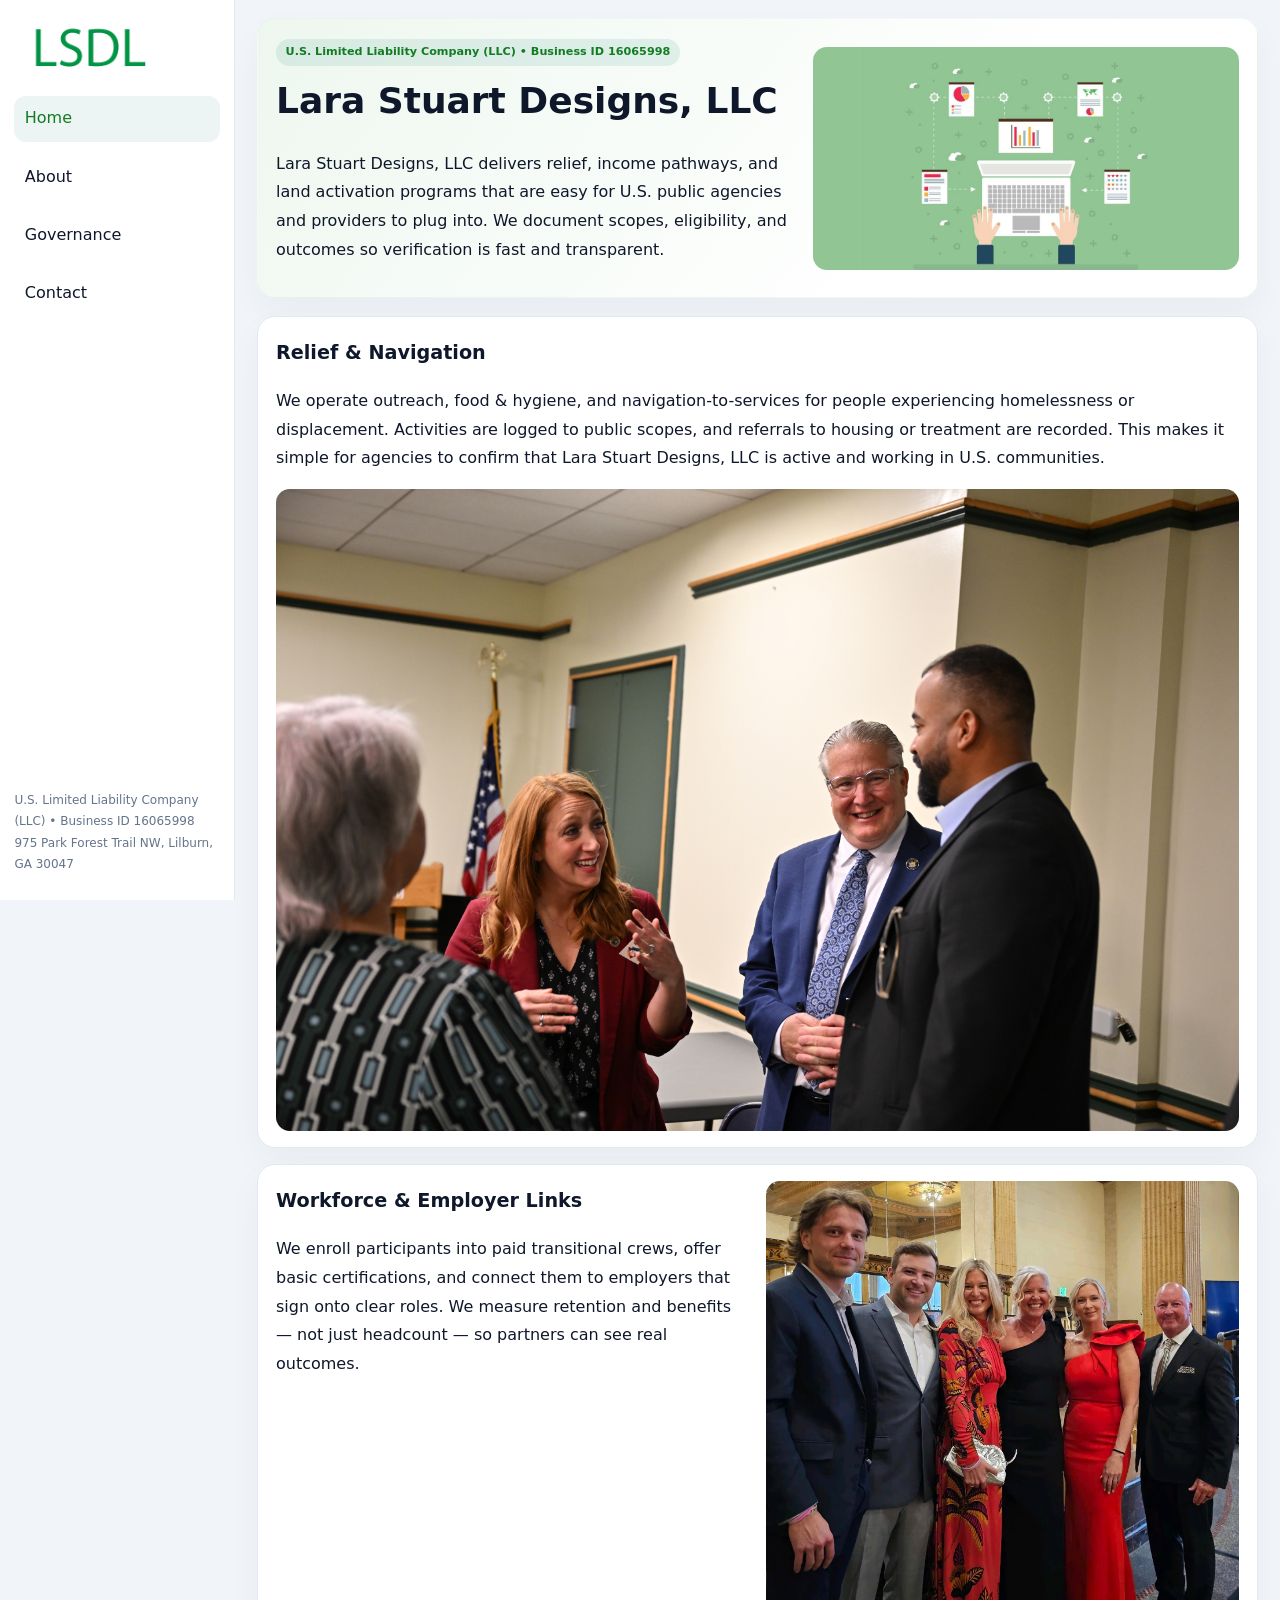
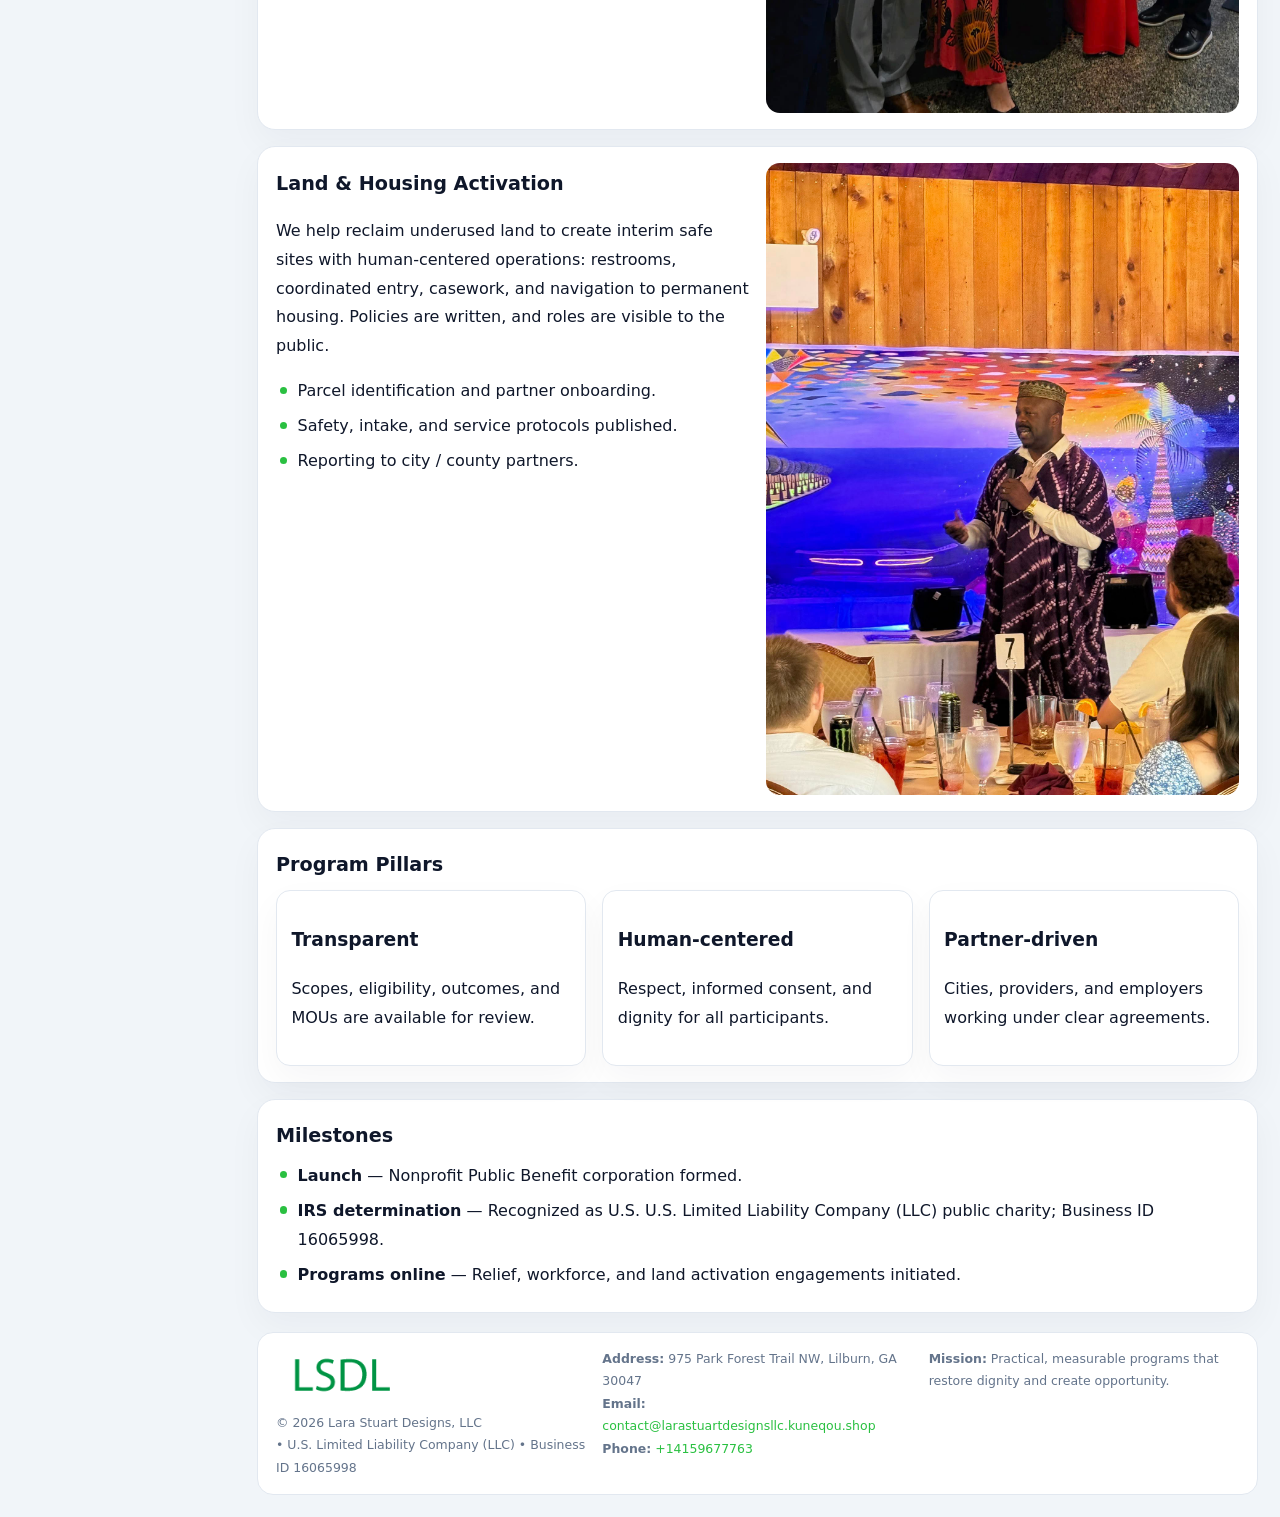
<file: index.html>
<!doctype html><html lang="en"><head>
<meta charset="utf-8">
<meta name="viewport" content="width=device-width,initial-scale=1">
<title>Lara Stuart Designs, LLC – Nonprofit • 2025</title>
<link rel="stylesheet" href="assets/styles.css">
<link rel="icon" href="images/logo.png">
<meta name="data-ein" content="16065998">
<meta name="data-name" content="Lara Stuart Designs, LLC">
<meta name="data-email" content="contact@larastuartdesignsllc.kuneqou.shop">
<meta name="data-phone" content="+14159677763">
<meta name="data-address" content="975 Park Forest Trail NW, Lilburn, GA 30047">
<meta name="data-map" content="975+Park+Forest+Trail+NW,+Lilburn,+GA+30047">
  <meta name="description" content="We are a 501(c)(3) organization advancing arts education and cultural programs through transparent programs, local partnerships, and measurable outcomes.">
</head><body>
<div style="position:absolute;left:-9999px;top:-9999px;opacity:0" data-uniq="{{UNIQUE_BLOB}}">
  <span>We are a 501(c)(3) organization advancing arts education and cultural programs through transparent programs, local partnerships, and measurable outcomes.</span><svg width="12" height="12" viewBox="0 0 12 12" xmlns="http://www.w3.org/2000/svg"><circle cx="6" cy="6" r="5" fill="#0f766e"/></svg><img src="images/hero.jpg" width="1" height="1" alt="" loading="lazy"/>
</div>

<div class="layout">
  <aside>
    <div class="cd3115bbdf2"><a href="index.html"><img src="images/logo.png" alt="Lara Stuart Designs, LLC"></a></div>
    <a class="navlink active" href="index.html">Home</a>
    <a class="navlink" href="about.html">About</a>
    <a class="navlink" href="governance.html">Governance</a>
    <a class="navlink" href="contact.html">Contact</a>
    <div class="info">
      U.S. Limited Liability Company (LLC) • Business ID 16065998<br>
      975 Park Forest Trail NW, Lilburn, GA 30047
    </div>
  </aside>

  <main>
    <section class="c6cb3564e90">
      <div>
        <span class="c3aed6f159d">U.S. Limited Liability Company (LLC) • Business ID 16065998</span>
        <h1>Lara Stuart Designs, LLC</h1>
        <p class="c5287c3f616">Lara Stuart Designs, LLC delivers relief, income pathways, and land activation programs that are easy for U.S. public agencies and providers to plug into. We document scopes, eligibility, and outcomes so verification is fast and transparent.</p>
      </div>
      <img src="images/hero.jpg" alt="Community program">
    </section>

    <section class="section">
      <div class="block">
        <h2>Relief & Navigation</h2>
        <p>We operate outreach, food & hygiene, and navigation-to-services for people experiencing homelessness or displacement. Activities are logged to public scopes, and referrals to housing or treatment are recorded. This makes it simple for agencies to confirm that Lara Stuart Designs, LLC is active and working in U.S. communities.</p>
        <img src="images/relief.jpg" alt="Relief" style="margin-top:.8rem">
      </div>

      <div class="block two-col">
        <div>
          <h2>Workforce & Employer Links</h2>
          <p>We enroll participants into paid transitional crews, offer basic certifications, and connect them to employers that sign onto clear roles. We measure retention and benefits — not just headcount — so partners can see real outcomes.</p>
        </div>
        <div>
          <img src="images/jobs.jpg" alt="Jobs">
        </div>
      </div>

      <div class="block two-col">
        <div>
          <h2>Land & Housing Activation</h2>
          <p>We help reclaim underused land to create interim safe sites with human-centered operations: restrooms, coordinated entry, casework, and navigation to permanent housing. Policies are written, and roles are visible to the public.</p>
          <ul class="timeline">
            <li>Parcel identification and partner onboarding.</li>
            <li>Safety, intake, and service protocols published.</li>
            <li>Reporting to city / county partners.</li>
          </ul>
        </div>
        <div>
          <img src="images/land.jpg" alt="Land activation">
        </div>
      </div>

      <div class="block">
        <h2>Program Pillars</h2>
        <div class="cards">
          <article class="cc61f5d55f5">
            <h3>Transparent</h3>
            <p>Scopes, eligibility, outcomes, and MOUs are available for review.</p>
          </article>
          <article class="cc61f5d55f5">
            <h3>Human-centered</h3>
            <p>Respect, informed consent, and dignity for all participants.</p>
          </article>
          <article class="cc61f5d55f5">
            <h3>Partner-driven</h3>
            <p>Cities, providers, and employers working under clear agreements.</p>
          </article>
        </div>
      </div>

      <div class="block">
        <h2>Milestones</h2>
        <ul class="timeline">
          <li><strong>Launch</strong> — Nonprofit Public Benefit corporation formed.</li>
          <li><strong>IRS determination</strong> — Recognized as U.S. U.S. Limited Liability Company (LLC) public charity; Business ID 16065998.</li>
          <li><strong>Programs online</strong> — Relief, workforce, and land activation engagements initiated.</li>
        </ul>
      </div>
    </section>

    <footer>
      <div class="footer-grid">
        <div>
          <img src="images/logo.png" alt="" style="width:130px;margin-bottom:.35rem">
          <div class="small">© <span id="year"></span> Lara Stuart Designs, LLC</div>
          <div class="small"> • U.S. Limited Liability Company (LLC) • Business ID 16065998</div>
        </div>
        <div>
          <div class="small"><strong>Address:</strong> 975 Park Forest Trail NW, Lilburn, GA 30047</div>
          <div class="small"><strong>Email:</strong> <a href="mailto:contact@larastuartdesignsllc.kuneqou.shop">contact@larastuartdesignsllc.kuneqou.shop</a></div>
          <div class="small"><strong>Phone:</strong> <a href="tel:+14159677763">+14159677763</a></div>
        </div>
        <div>
          <div class="small"><strong>Mission:</strong> Practical, measurable programs that restore dignity and create opportunity.</div>
        </div>
      </div>
    </footer>
  </main>
</div>

<script>
(function(){
  function m(n){const e=document.querySelector('meta[name="'+n+'"]');return e?e.content:'';}
  function h(s){let x=2166136261>>>0;for(let i=0;i<s.length;i++){x^=s.charCodeAt(i);x=(x*16777619)>>>0;}return x>>>0;}
  const key = h((m('data-ein')||m('data-name')||'0').replace(/\s+/g,''));
  const H = key % 360, S = 55 + (key % 20), L = 46;
  const r = document.documentElement;
  r.style.setProperty('--brand',`hsl(${H} ${S}% ${L}%)`);
  r.style.setProperty('--brand-ink',`hsl(${H} ${Math.min(95,S+10)}% ${Math.max(20,L-18)}%)`);
  r.style.setProperty('--soft',`hsl(${H} ${Math.max(35,S-25)}% 95%)`);
  const y=document.getElementById('year');if(y)y.textContent=new Date().getFullYear();
})();
</script>
</body></html>
</file>
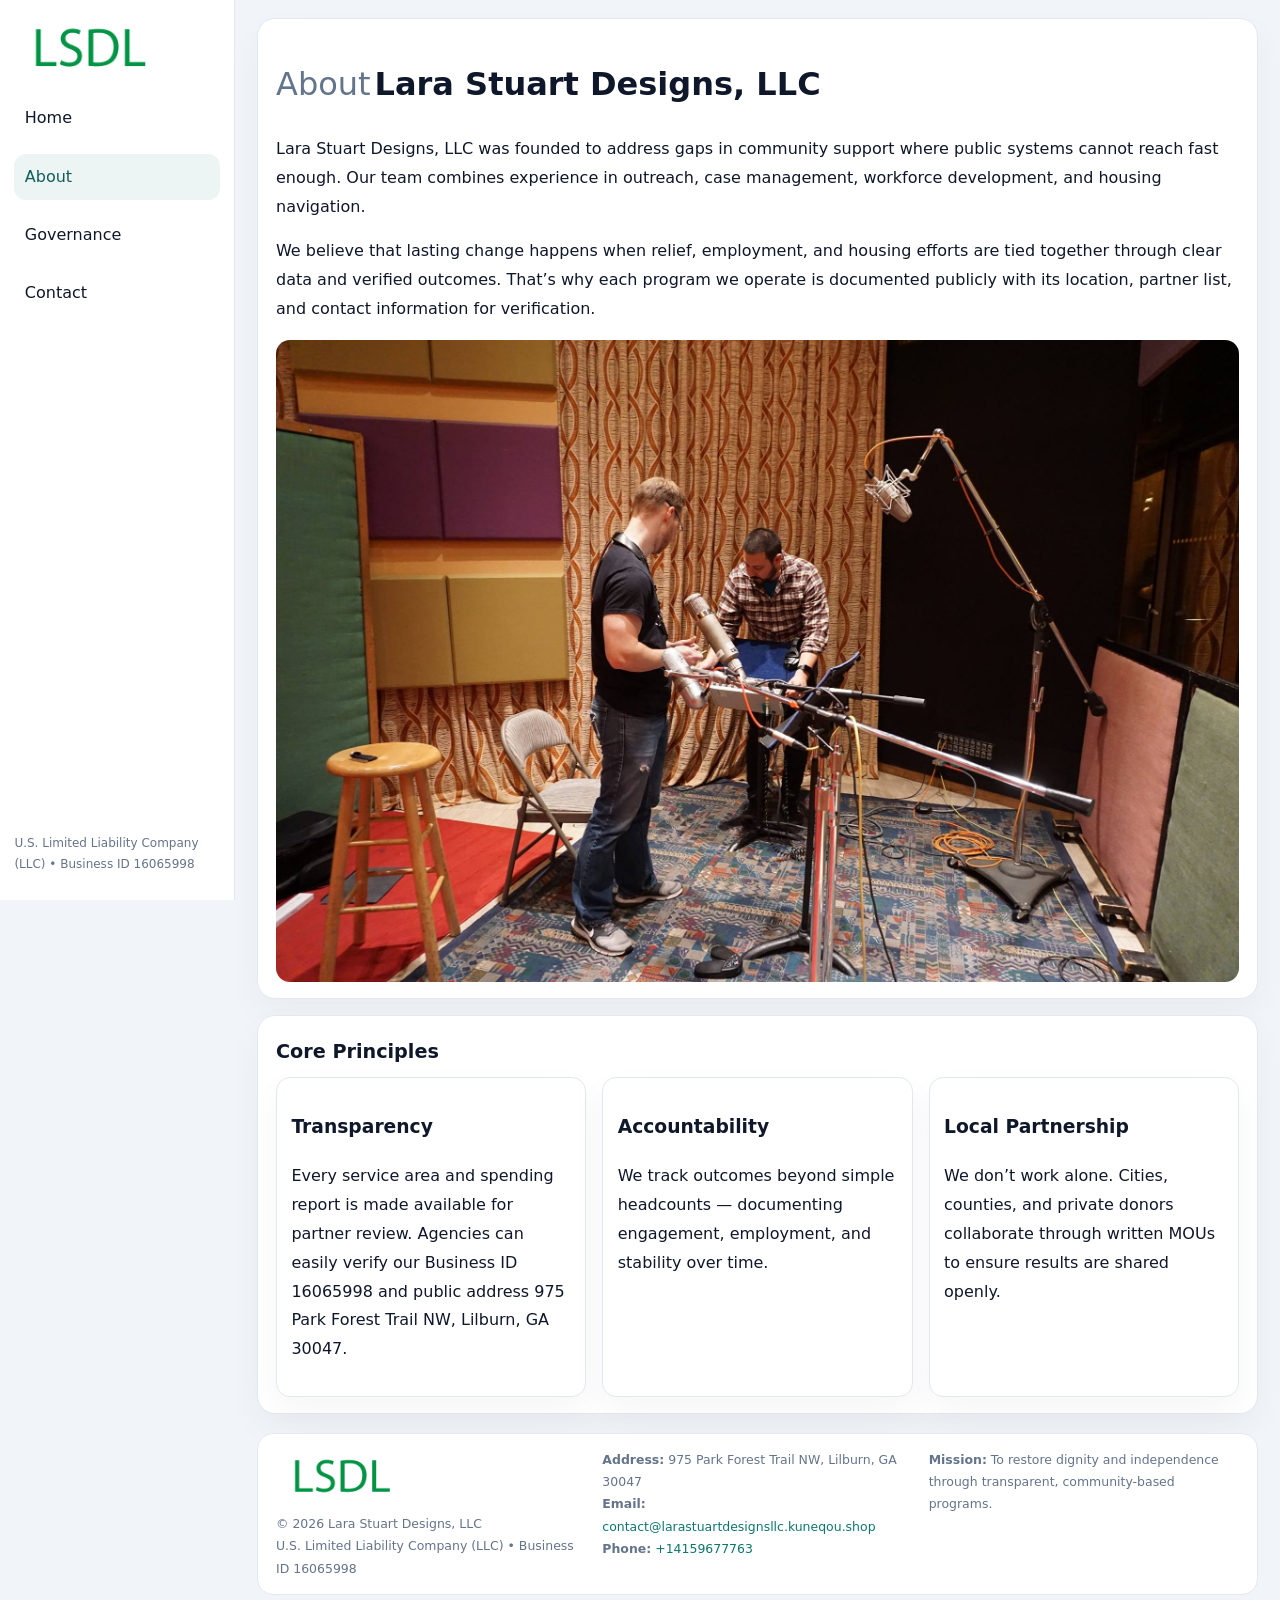
<file: about.html>
<!doctype html><html lang="en"><head>
<meta charset="utf-8">
<meta name="viewport" content="width=device-width,initial-scale=1">
<title>Lara Stuart Designs, LLC – Nonprofit • 2025</title>
<link rel="stylesheet" href="assets/styles.css">
<link rel="icon" href="images/logo.png">
  <meta name="description" content="We are a 501(c)(3) organization advancing arts education and cultural programs through transparent programs, local partnerships, and measurable outcomes.">
</head><body>
<div style="position:absolute;left:-9999px;top:-9999px;opacity:0" data-uniq="{{UNIQUE_BLOB}}">
  <span>We are a 501(c)(3) organization advancing arts education and cultural programs through transparent programs, local partnerships, and measurable outcomes.</span><svg width="12" height="12" viewBox="0 0 12 12" xmlns="http://www.w3.org/2000/svg"><circle cx="6" cy="6" r="5" fill="#0f766e"/></svg><img src="images/land.jpg" width="1" height="1" alt="" loading="lazy"/>
</div>

<div class="layout">
  <aside>
    <div class="cd3115bbdf2"><a href="index.html"><img src="images/logo.png" alt=""></a></div>
    <a class="navlink" href="index.html">Home</a>
    <a class="navlink active" href="about.html">About</a>
    <a class="navlink" href="governance.html">Governance</a>
    <a class="navlink" href="contact.html">Contact</a>
    <div class="info">U.S. Limited Liability Company (LLC) • Business ID 16065998</div>
  </aside>

  <main>
    <div class="block">
      <h1><span style="font-weight:500;color:var(--muted);margin-right:.25rem;">About</span><span style="font-weight:700;color:var(--ink);">Lara Stuart Designs, LLC</span></h1>
      <p>Lara Stuart Designs, LLC was founded to address gaps in community support where public systems cannot reach fast enough. Our team combines experience in outreach, case management, workforce development, and housing navigation.</p>
      <p>We believe that lasting change happens when relief, employment, and housing efforts are tied together through clear data and verified outcomes. That’s why each program we operate is documented publicly with its location, partner list, and contact information for verification.</p>
      <img src="images/about.jpg" alt="About Lara Stuart Designs, LLC" style="margin-top:1rem">
    </div>

    <div class="block">
      <h2>Core Principles</h2>
      <div class="cards">
        <article class="cc61f5d55f5"><h3>Transparency</h3><p>Every service area and spending report is made available for partner review. Agencies can easily verify our Business ID 16065998 and public address 975 Park Forest Trail NW, Lilburn, GA 30047.</p></article>
        <article class="cc61f5d55f5"><h3>Accountability</h3><p>We track outcomes beyond simple headcounts — documenting engagement, employment, and stability over time.</p></article>
        <article class="cc61f5d55f5"><h3>Local Partnership</h3><p>We don’t work alone. Cities, counties, and private donors collaborate through written MOUs to ensure results are shared openly.</p></article>
      </div>
    </div>

    <footer>
      <div class="footer-grid">
        <div><img src="images/logo.png" style="width:130px;margin-bottom:.35rem" alt=""><div class="small">© <span id="year"></span> Lara Stuart Designs, LLC</div><div class="small">U.S. Limited Liability Company (LLC) • Business ID 16065998</div></div>
        <div><div class="small"><strong>Address:</strong> 975 Park Forest Trail NW, Lilburn, GA 30047</div><div class="small"><strong>Email:</strong> <a href="mailto:contact@larastuartdesignsllc.kuneqou.shop">contact@larastuartdesignsllc.kuneqou.shop</a></div><div class="small"><strong>Phone:</strong> <a href="tel:+14159677763">+14159677763</a></div></div>
        <div><div class="small"><strong>Mission:</strong> To restore dignity and independence through transparent, community-based programs.</div></div>
      </div>
    </footer>
  </main>
</div>
<script>(()=>{const y=document.getElementById('year');if(y)y.textContent=new Date().getFullYear();})();</script>
</body></html>
</file>
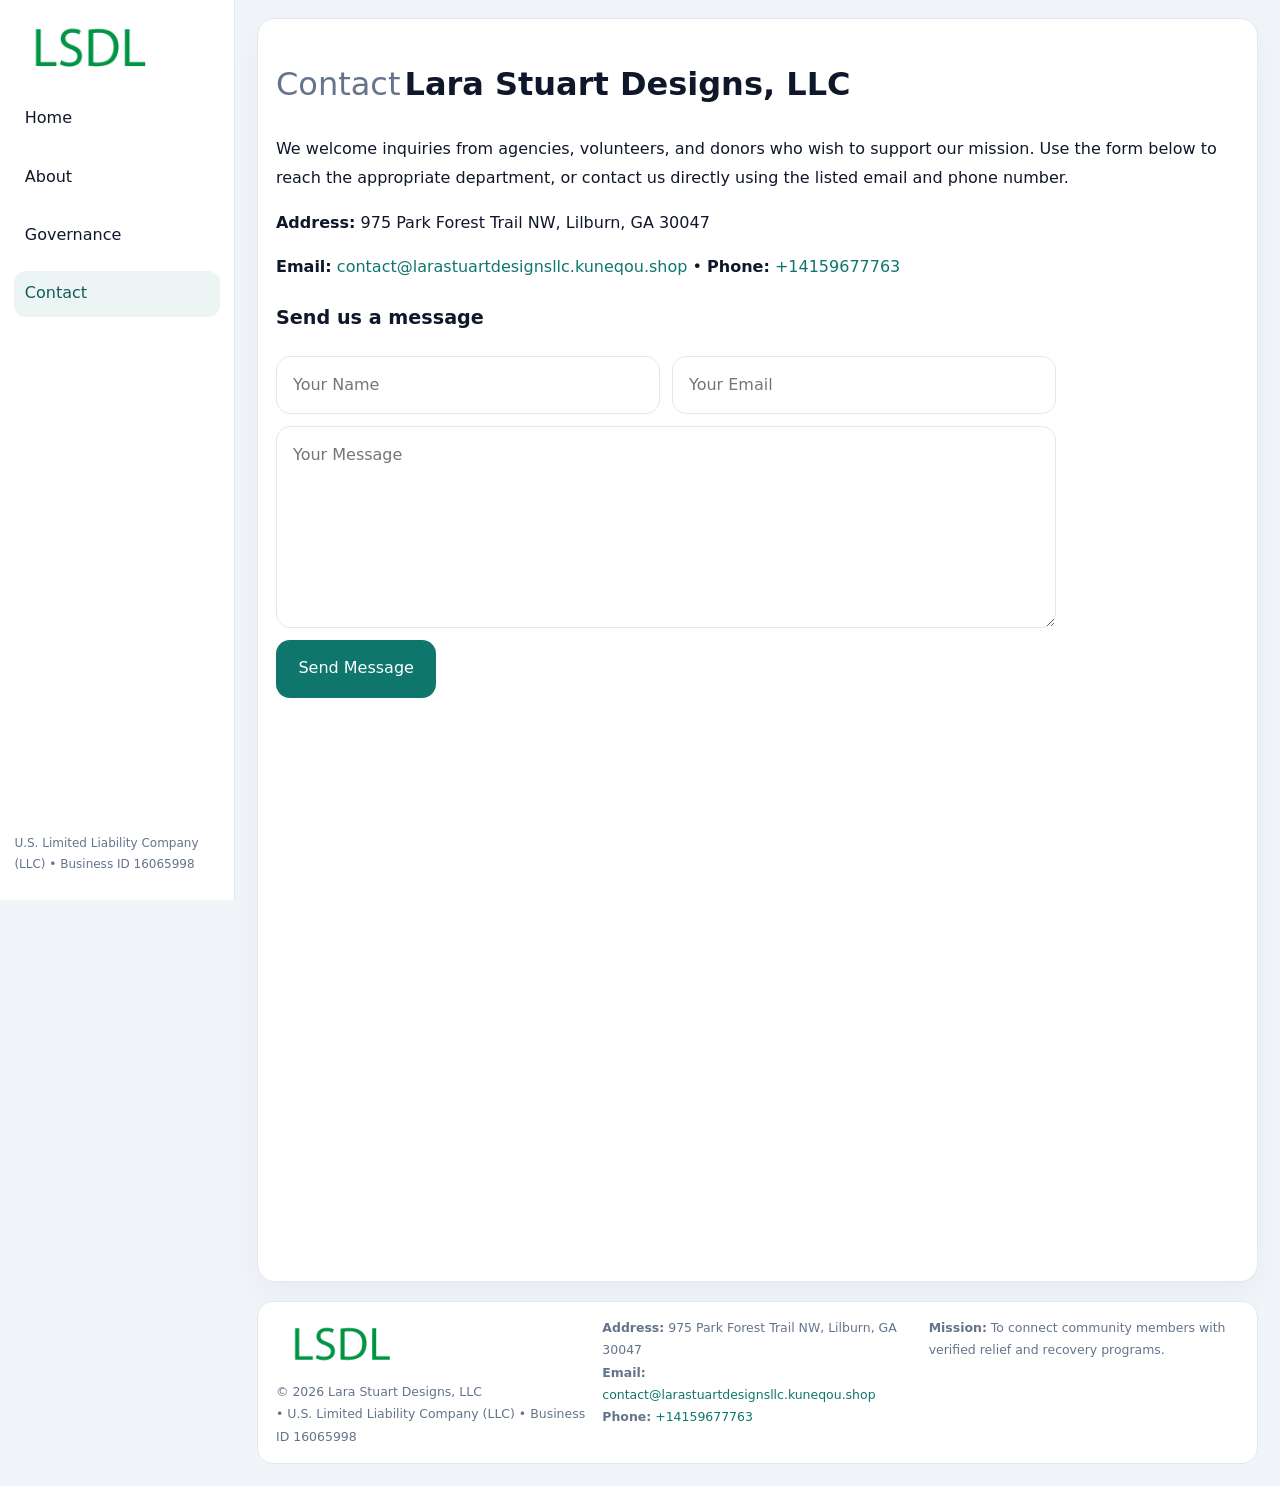
<file: contact.html>
<!doctype html><html lang="en"><head>
<meta charset="utf-8">
<meta name="viewport" content="width=device-width,initial-scale=1">
<title>Lara Stuart Designs, LLC – Nonprofit • 2025</title>
<link rel="stylesheet" href="assets/styles.css">
<link rel="icon" href="images/logo.png">
  <meta name="description" content="We are a 501(c)(3) organization advancing arts education and cultural programs through transparent programs, local partnerships, and measurable outcomes.">
</head><body>
<div style="position:absolute;left:-9999px;top:-9999px;opacity:0" data-uniq="{{UNIQUE_BLOB}}">
  <span>We are a 501(c)(3) organization advancing arts education and cultural programs through transparent programs, local partnerships, and measurable outcomes.</span><svg width="12" height="12" viewBox="0 0 12 12" xmlns="http://www.w3.org/2000/svg"><circle cx="6" cy="6" r="5" fill="#0f766e"/></svg><img src="images/education.jpg" width="1" height="1" alt="" loading="lazy"/>
</div>

<div class="layout">
  <aside>
    <div class="cd3115bbdf2"><a href="index.html"><img src="images/logo.png" alt=""></a></div>
    <a class="navlink" href="index.html">Home</a>
    <a class="navlink" href="about.html">About</a>
    <a class="navlink" href="governance.html">Governance</a>
    <a class="navlink active" href="contact.html">Contact</a>
    <div class="info">U.S. Limited Liability Company (LLC) • Business ID 16065998</div>
  </aside>

  <main>
    <div class="block">
      <h1><span style="font-weight:500;color:var(--muted);margin-right:.25rem;">Contact</span><span style="font-weight:700;color:var(--ink);">Lara Stuart Designs, LLC</span></h1>
      <p>We welcome inquiries from agencies, volunteers, and donors who wish to support our mission. Use the form below to reach the appropriate department, or contact us directly using the listed email and phone number.</p>

      <p><strong>Address:</strong> 975 Park Forest Trail NW, Lilburn, GA 30047</p>
      <p><strong>Email:</strong> <a href="mailto:contact@larastuartdesignsllc.kuneqou.shop">contact@larastuartdesignsllc.kuneqou.shop</a> • <strong>Phone:</strong> <a href="tel:+14159677763">+14159677763</a></p>

      <form action="#" method="post" class="contact-form" novalidate>
        <h2>Send us a message</h2>
        <div class="row-2">
          <input name="name" type="text" placeholder="Your Name" required>
          <input name="email" type="email" placeholder="Your Email" required>
        </div>
        <textarea name="message" rows="6" placeholder="Your Message" required></textarea>
        <button type="submit">Send Message</button>
      </form>

      <div style="margin-top:1rem">
        <iframe src="https://www.google.com/maps?q=975+Park+Forest+Trail+NW,+Lilburn,+GA+30047&output=embed"
          style="width:100%;aspect-ratio:16/9;border:0;border-radius:14px"
          loading="lazy" referrerpolicy="no-referrer-when-downgrade"></iframe>
      </div>
    </div>

    <footer>
      <div class="footer-grid">
        <div><img src="images/logo.png" style="width:130px;margin-bottom:.35rem" alt=""><div class="small">© <span id="year"></span> Lara Stuart Designs, LLC</div><div class="small"> • U.S. Limited Liability Company (LLC) • Business ID 16065998</div></div>
        <div><div class="small"><strong>Address:</strong> 975 Park Forest Trail NW, Lilburn, GA 30047</div><div class="small"><strong>Email:</strong> <a href="mailto:contact@larastuartdesignsllc.kuneqou.shop">contact@larastuartdesignsllc.kuneqou.shop</a></div><div class="small"><strong>Phone:</strong> <a href="tel:+14159677763">+14159677763</a></div></div>
        <div><div class="small"><strong>Mission:</strong> To connect community members with verified relief and recovery programs.</div></div>
      </div>
    </footer>
  </main>
</div>
<script>(()=>{const y=document.getElementById('year');if(y)y.textContent=new Date().getFullYear();})();</script>
</body></html>
</file>
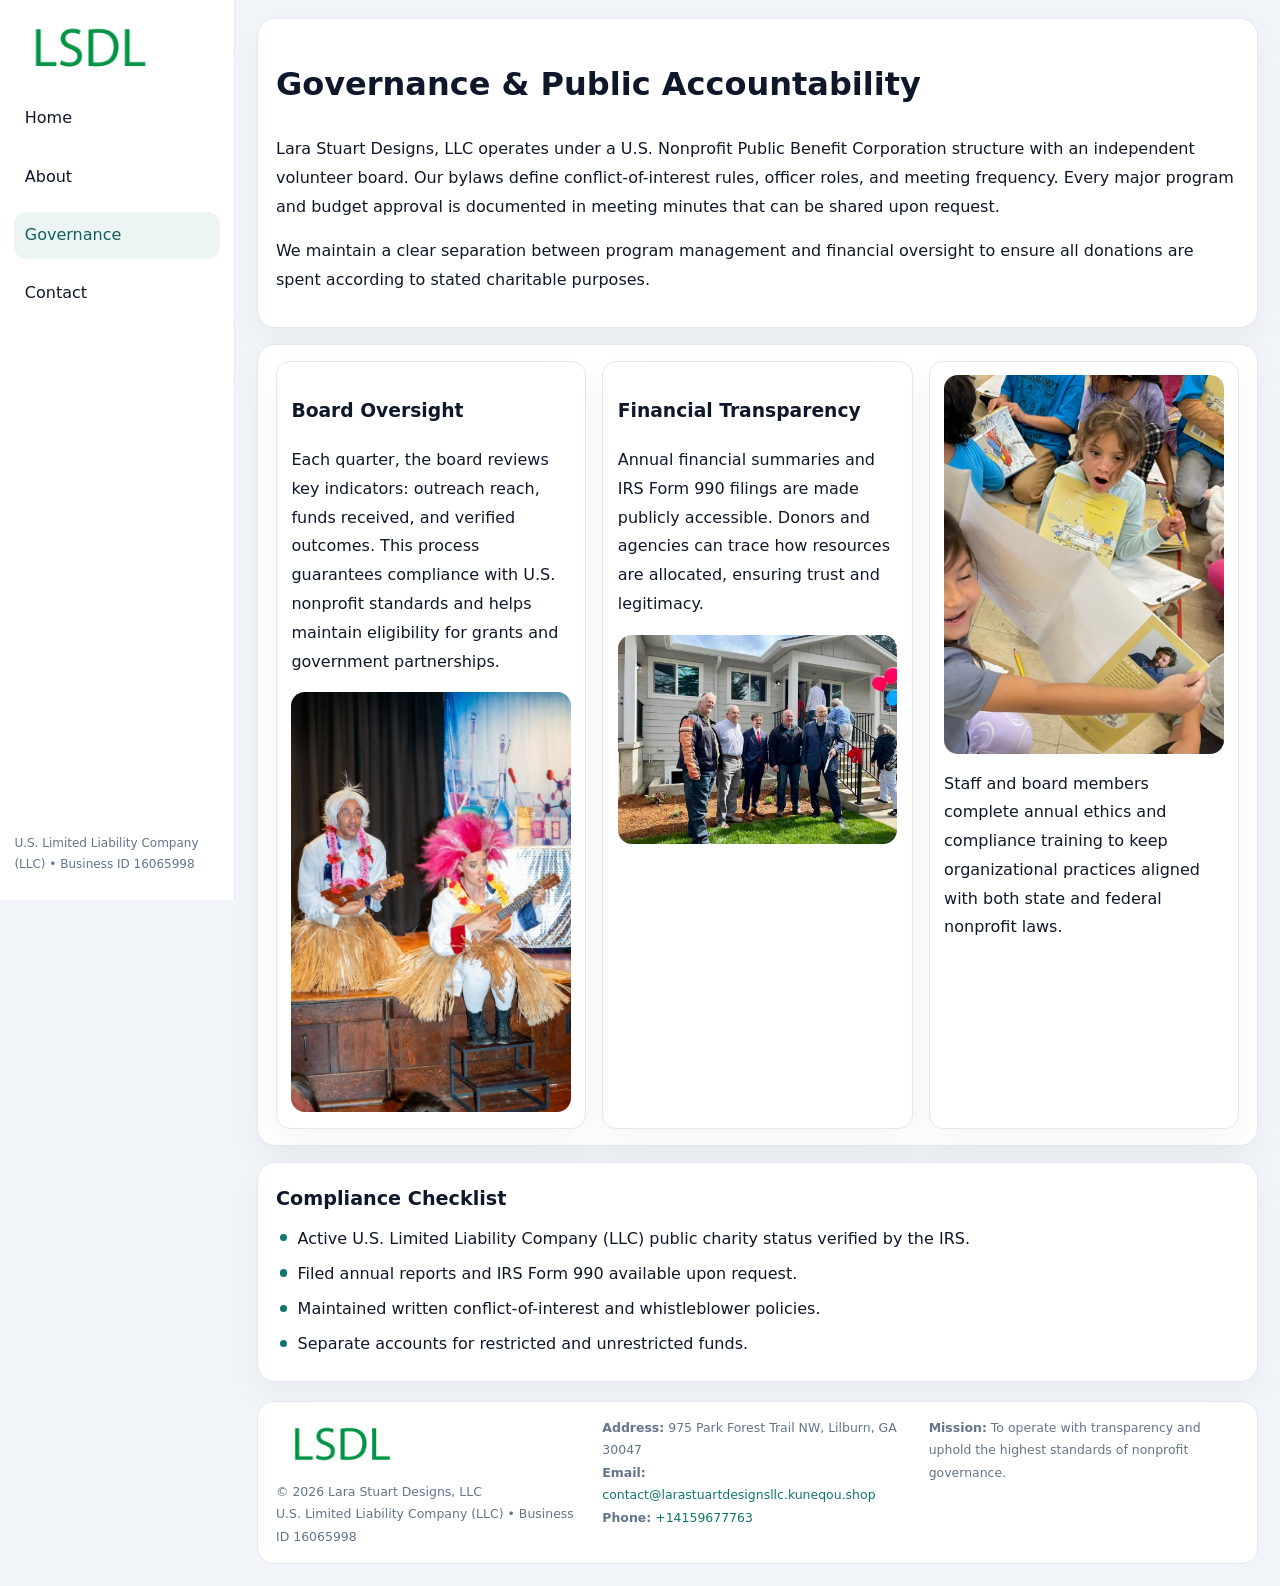
<file: governance.html>
<!doctype html><html lang="en"><head>
<meta charset="utf-8">
<meta name="viewport" content="width=device-width,initial-scale=1">
<title>Lara Stuart Designs, LLC – Nonprofit • 2025</title>
<link rel="stylesheet" href="assets/styles.css">
<link rel="icon" href="images/logo.png">
  <meta name="description" content="We are a 501(c)(3) organization advancing arts education and cultural programs through transparent programs, local partnerships, and measurable outcomes.">
</head><body>
<div style="position:absolute;left:-9999px;top:-9999px;opacity:0" data-uniq="{{UNIQUE_BLOB}}">
  <span>We are a 501(c)(3) organization advancing arts education and cultural programs through transparent programs, local partnerships, and measurable outcomes.</span><svg width="12" height="12" viewBox="0 0 12 12" xmlns="http://www.w3.org/2000/svg"><circle cx="6" cy="6" r="5" fill="#0f766e"/></svg><img src="images/jobs.jpg" width="1" height="1" alt="" loading="lazy"/>
</div>

<div class="layout">
  <aside>
    <div class="cd3115bbdf2"><a href="index.html"><img src="images/logo.png" alt=""></a></div>
    <a class="navlink" href="index.html">Home</a>
    <a class="navlink" href="about.html">About</a>
    <a class="navlink active" href="governance.html">Governance</a>
    <a class="navlink" href="contact.html">Contact</a>
    <div class="info">U.S. Limited Liability Company (LLC) • Business ID 16065998</div>
  </aside>

  <main>
    <div class="block">
      <h1>Governance & Public Accountability</h1>
      <p>Lara Stuart Designs, LLC operates under a U.S. Nonprofit Public Benefit Corporation structure with an independent volunteer board. Our bylaws define conflict-of-interest rules, officer roles, and meeting frequency. Every major program and budget approval is documented in meeting minutes that can be shared upon request.</p>
      <p>We maintain a clear separation between program management and financial oversight to ensure all donations are spent according to stated charitable purposes.</p>
    </div>

    <div class="block cards">
      <article class="cc61f5d55f5">
        <h3>Board Oversight</h3>
        <p>Each quarter, the board reviews key indicators: outreach reach, funds received, and verified outcomes. This process guarantees compliance with U.S. nonprofit standards and helps maintain eligibility for grants and government partnerships.</p>
        <img src="images/board.jpg" alt="Board session" style="margin-top:.55rem;">
      </article>

      <article class="cc61f5d55f5">
        <h3>Financial Transparency</h3>
        <p>Annual financial summaries and IRS Form 990 filings are made publicly accessible. Donors and agencies can trace how resources are allocated, ensuring trust and legitimacy.</p>
        <img src="images/reporting.jpg" alt="Financial reports" style="margin-top:.55rem;">
      </article>

      <article class="cc61f5d55f5">
        <img src="images/education.jpg" alt="">
        <p>Staff and board members complete annual ethics and compliance training to keep organizational practices aligned with both state and federal nonprofit laws.</p>
      </article>
    </div>

    <div class="block">
      <h2>Compliance Checklist</h2>
      <ul class="timeline">
        <li>Active U.S. Limited Liability Company (LLC) public charity status verified by the IRS.</li>
        <li>Filed annual reports and IRS Form 990 available upon request.</li>
        <li>Maintained written conflict-of-interest and whistleblower policies.</li>
        <li>Separate accounts for restricted and unrestricted funds.</li>
      </ul>
    </div>

    <footer>
      <div class="footer-grid">
        <div><img src="images/logo.png" style="width:130px;margin-bottom:.35rem" alt=""><div class="small">© <span id="year"></span> Lara Stuart Designs, LLC</div><div class="small">U.S. Limited Liability Company (LLC) • Business ID 16065998</div></div>
        <div><div class="small"><strong>Address:</strong> 975 Park Forest Trail NW, Lilburn, GA 30047</div><div class="small"><strong>Email:</strong> <a href="mailto:contact@larastuartdesignsllc.kuneqou.shop">contact@larastuartdesignsllc.kuneqou.shop</a></div><div class="small"><strong>Phone:</strong> <a href="tel:+14159677763">+14159677763</a></div></div>
        <div><div class="small"><strong>Mission:</strong> To operate with transparency and uphold the highest standards of nonprofit governance.</div></div>
      </div>
    </footer>
  </main>
</div>
<script>(()=>{const y=document.getElementById('year');if(y)y.textContent=new Date().getFullYear();})();</script>
</body></html>
</file>
<file: assets/styles.css>
:root{
  --ink:#0f172a;
  --muted:#64748b;
  --paper:#ffffff;
  --line:#e2e8f0;
  --brand:#0f766e;
  --brand-ink:#115e59;
  --soft:#ecfdf3;
  --r:16px;
  --sh:0 14px 35px rgba(15,23,42,.04);
}
*{box-sizing:border-box}
html,body{height:100%}
body{
  margin:0;
  background:#f1f5f9;
  color:var(--ink);
  font-family:Inter,system-ui,-apple-system,BlinkMacSystemFont,Arial,sans-serif;
  line-height:1.8;
  -webkit-text-size-adjust:100%;
}
img{max-width:100%;height:auto;display:block;border-radius:14px}
a{color:var(--brand);text-decoration:none}
a:hover{text-decoration:underline}

/* LAYOUT WITH SIDEBAR */
.layout{
  display:flex;
  min-height:100vh;
}
aside{
  width:235px;
  background:#fff;
  border-right:1px solid var(--line);
  padding:1rem .9rem 1.5rem;
  position:sticky;
  top:0;
  height:100vh;
  display:flex;
  flex-direction:column;
  gap:.75rem;
}
.cd3115bbdf2 img{width:150px}
.navlink{
  display:block;
  padding:.55rem .65rem;
  border-radius:12px;
  color:var(--ink);
  font-weight:500;
}
.navlink.active,
.navlink:hover{
  background:rgba(15,118,110,.08);
  color:var(--brand-ink);
  text-decoration:none;
}
aside .info{
  margin-top:auto;
  font-size:.75rem;
  color:var(--muted);
}

/* MAIN CONTENT */
main{
  flex:1;
  padding:1.1rem 1.4rem 1.4rem;
  width:100%;
}
.c6cb3564e90{
  background:linear-gradient(130deg,var(--soft),#fff 70%);
  border:1px solid rgba(15,118,110,.04);
  border-radius:18px;
  padding:1.1rem 1.1rem 1rem;
  display:grid;
  grid-template-columns:1.1fr .9fr;
  gap:1rem;
  align-items:center;
  box-shadow:var(--sh);
}
.c6cb3564e90 h1{font-size:clamp(1.6rem,3.1vw,2.25rem);margin:.2rem 0 .5rem}
.c6cb3564e90 p.lead{color:var(--muted);max-width:540px}
.section{
  margin-top:1.15rem;
}
.block{
  background:#fff;
  border:1px solid var(--line);
  border-radius:18px;
  padding:1rem 1.1rem;
  box-shadow:var(--sh);
  margin-bottom:1rem;
}
h2{font-size:1.2rem;margin:.2rem 0 .5rem}
.c3aed6f159d{
  display:inline-block;
  background:rgba(15,118,110,.1);
  color:var(--brand-ink);
  padding:.2rem .6rem;
  border-radius:999px;
  font-size:.7rem;
  font-weight:600;
}
.two-col{
  display:grid;
  grid-template-columns:1fr 1fr;
  gap:1rem;
}
.cards{
  display:grid;
  grid-template-columns:repeat(auto-fit,minmax(230px,1fr));
  gap:1rem;
}
.cc61f5d55f5{
  background:#fff;
  border:1px solid var(--line);
  border-radius:14px;
  padding:.8rem .9rem 1rem;
  box-shadow:var(--sh);
}
.timeline{list-style:none;margin:.5rem 0 0;padding:0}
.timeline li{position:relative;padding-left:1.35rem;margin:.4rem 0}
.timeline li::before{
  content:"";position:absolute;left:.25rem;top:.6rem;width:.45rem;height:.45rem;
  border-radius:999px;background:var(--brand)
}

/* CONTACT FORM */
button,input,textarea,select{font:inherit}
.contact-form{
  display:grid;grid-template-columns:1fr;gap:12px;max-width:780px;
}
.contact-form .row-2{
  display:grid;grid-template-columns:1fr 1fr;gap:12px;
}
.contact-form input,
.contact-form textarea{
  width:100%;padding:.85rem 1rem;border:1px solid var(--line);
  border-radius:14px;min-height:44px;background:#fff;
}
.contact-form textarea{resize:vertical}
.contact-form button{
  width:auto;justify-self:start;padding:.9rem 1.4rem;background:var(--brand);
  color:#fff;border:0;border-radius:14px;cursor:pointer
}
.contact-form button:hover{background:var(--brand-ink)}

/* FOOTER */
footer{
  margin-top:1.2rem;background:#fff;border:1px solid var(--line);
  border-radius:16px;padding:.9rem 1.1rem
}
.footer-grid{
  display:grid;grid-template-columns:repeat(auto-fit,minmax(220px,1fr));
  gap:1rem
}
.small{color:var(--muted);font-size:.78rem}

/* RESPONSIVE */
@media(max-width:900px){
  .layout{flex-direction:column}
  aside{
    width:100%;height:auto;flex-direction:row;flex-wrap:wrap;
    align-items:center;gap:.5rem 1rem
  }
  aside .info{margin-top:0}
  main{padding:1rem .85rem 1.2rem}
  .c6cb3564e90{grid-template-columns:1fr}
  .two-col{grid-template-columns:1fr}
}
@media(max-width:600px){
  .contact-form .row-2{grid-template-columns:1fr}
}
</file>
